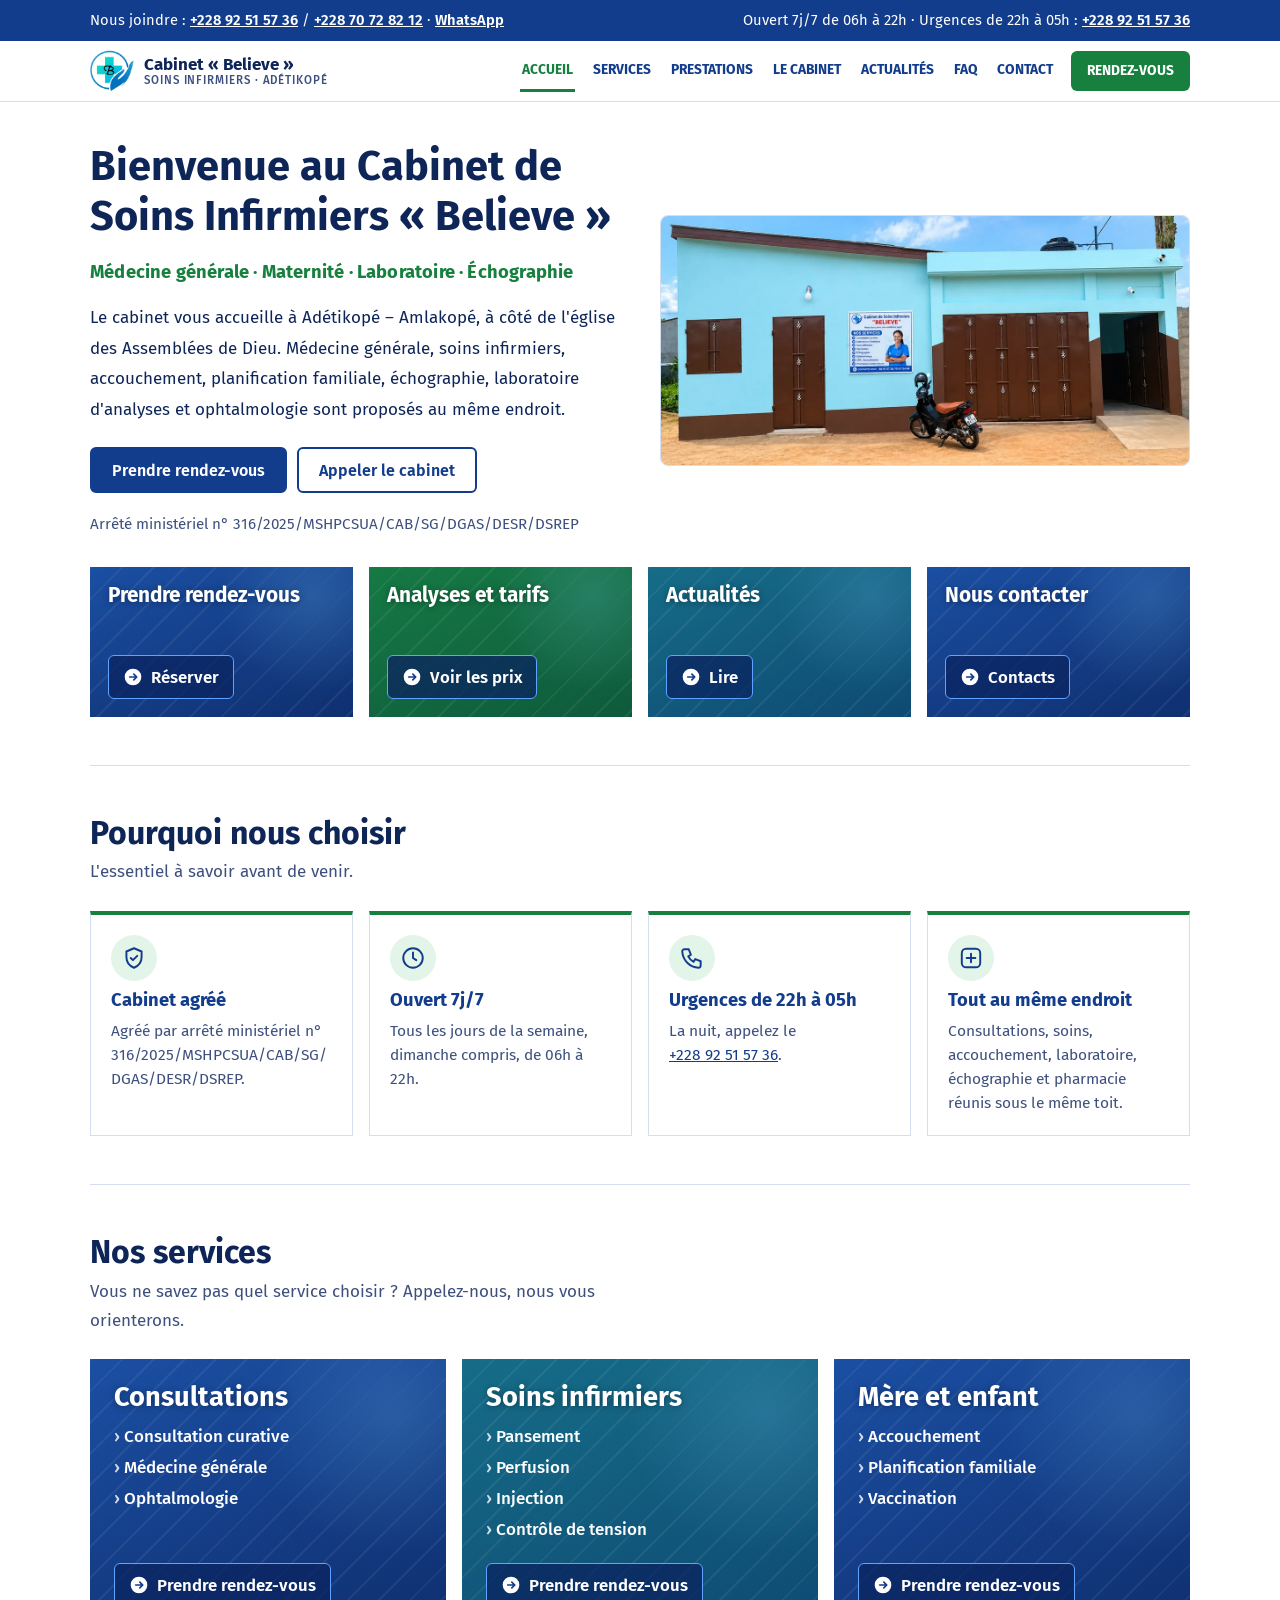
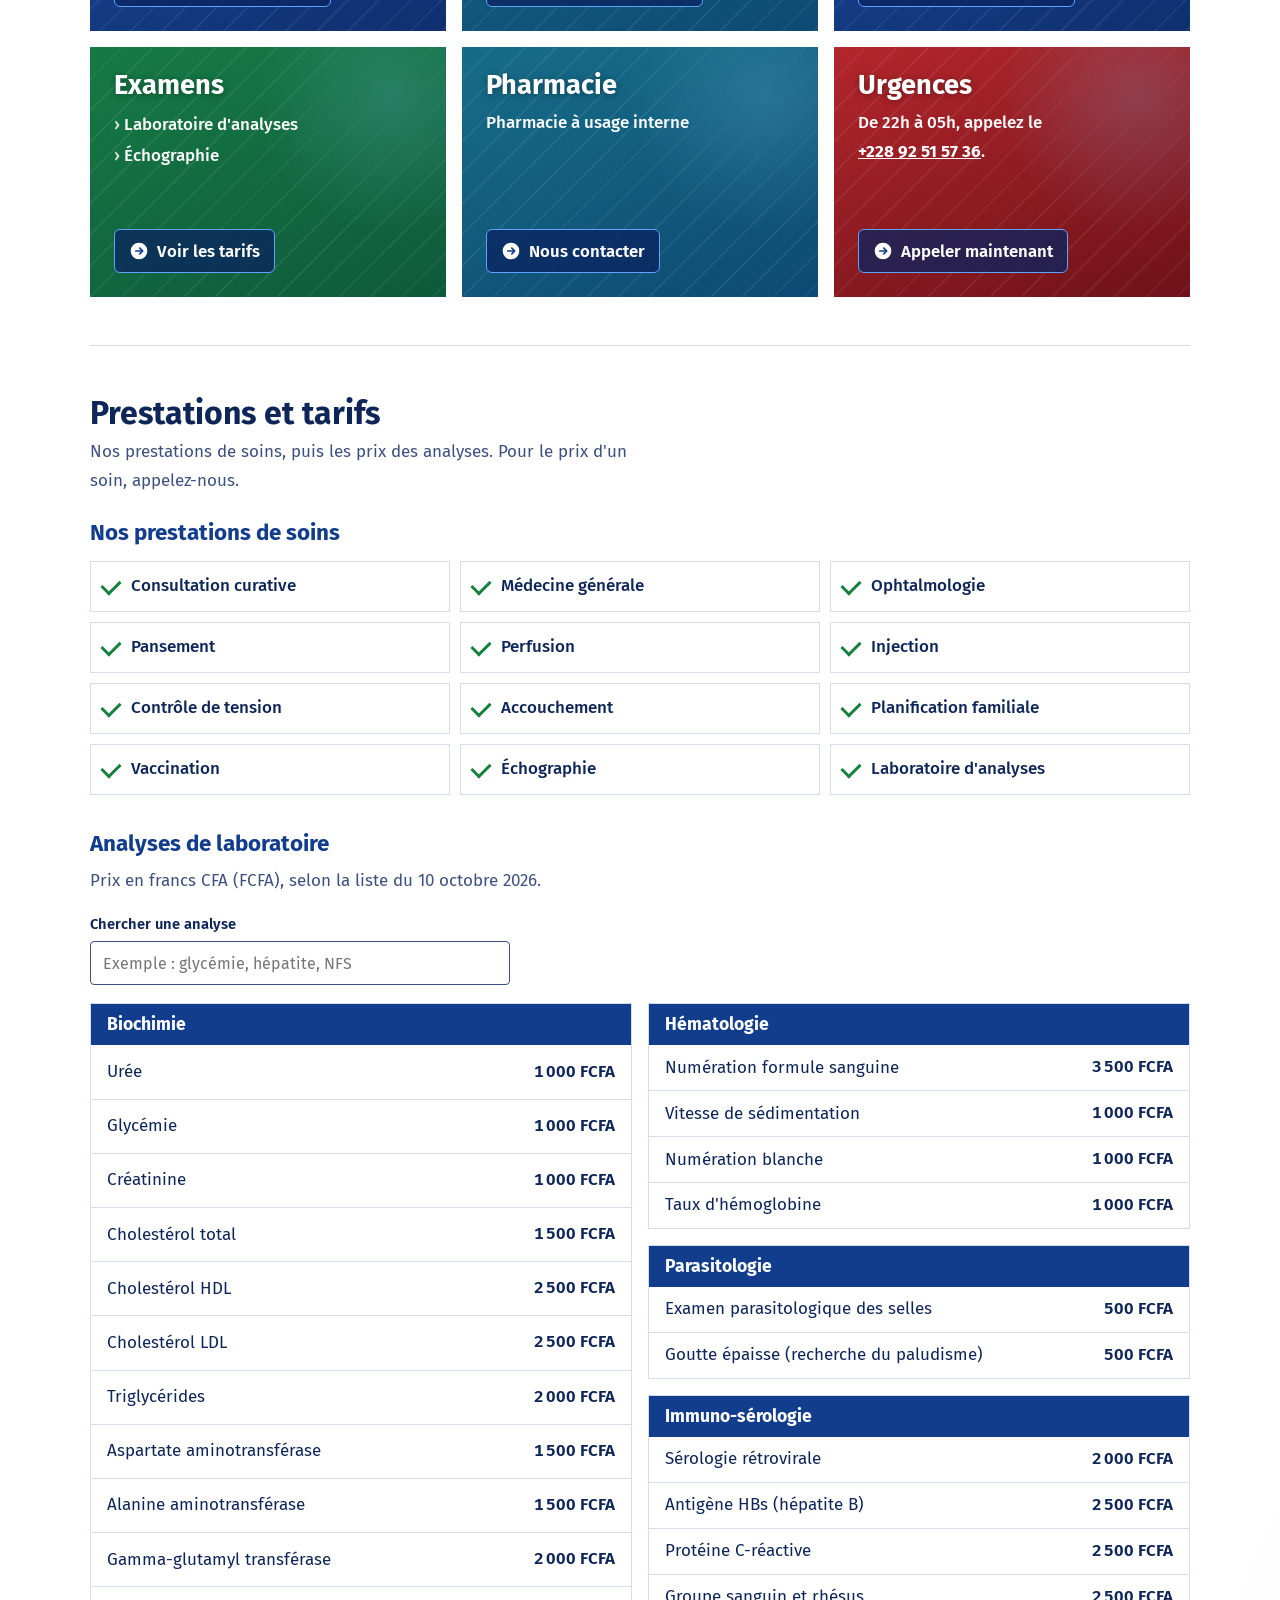
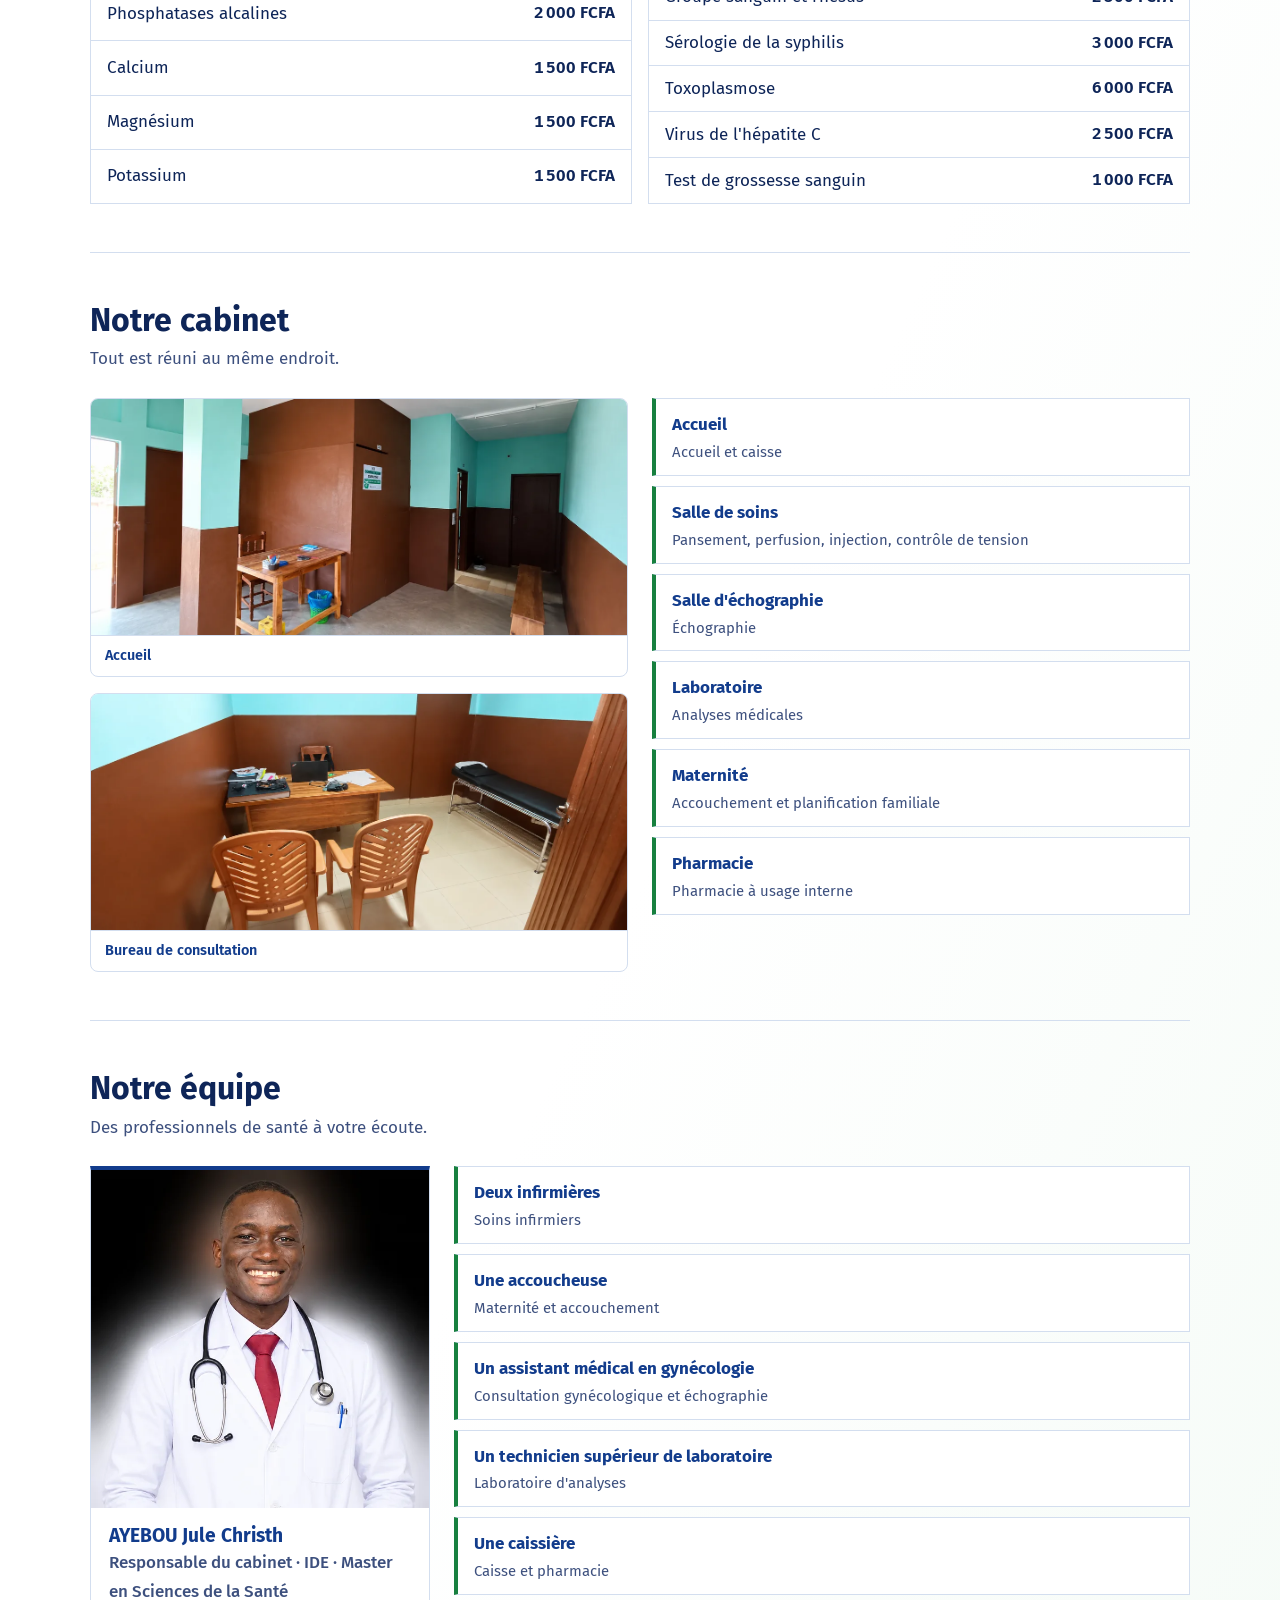
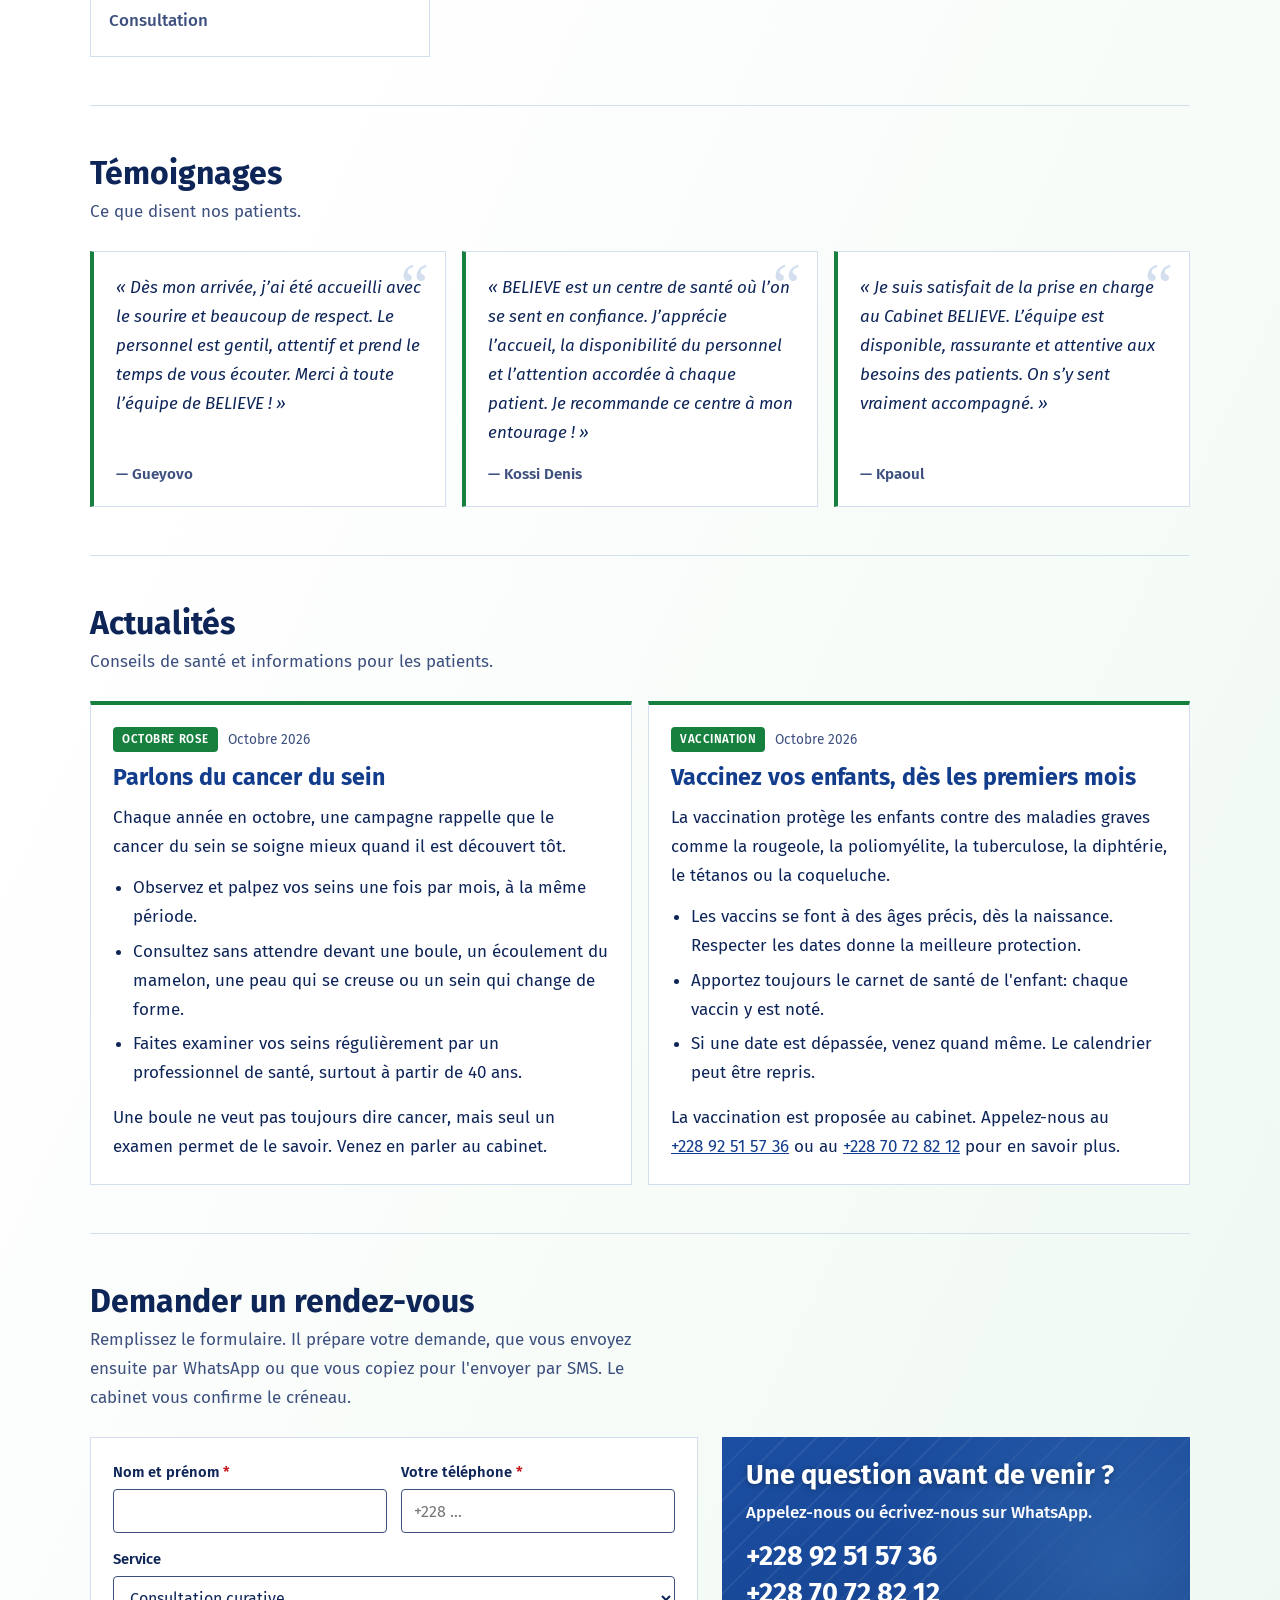
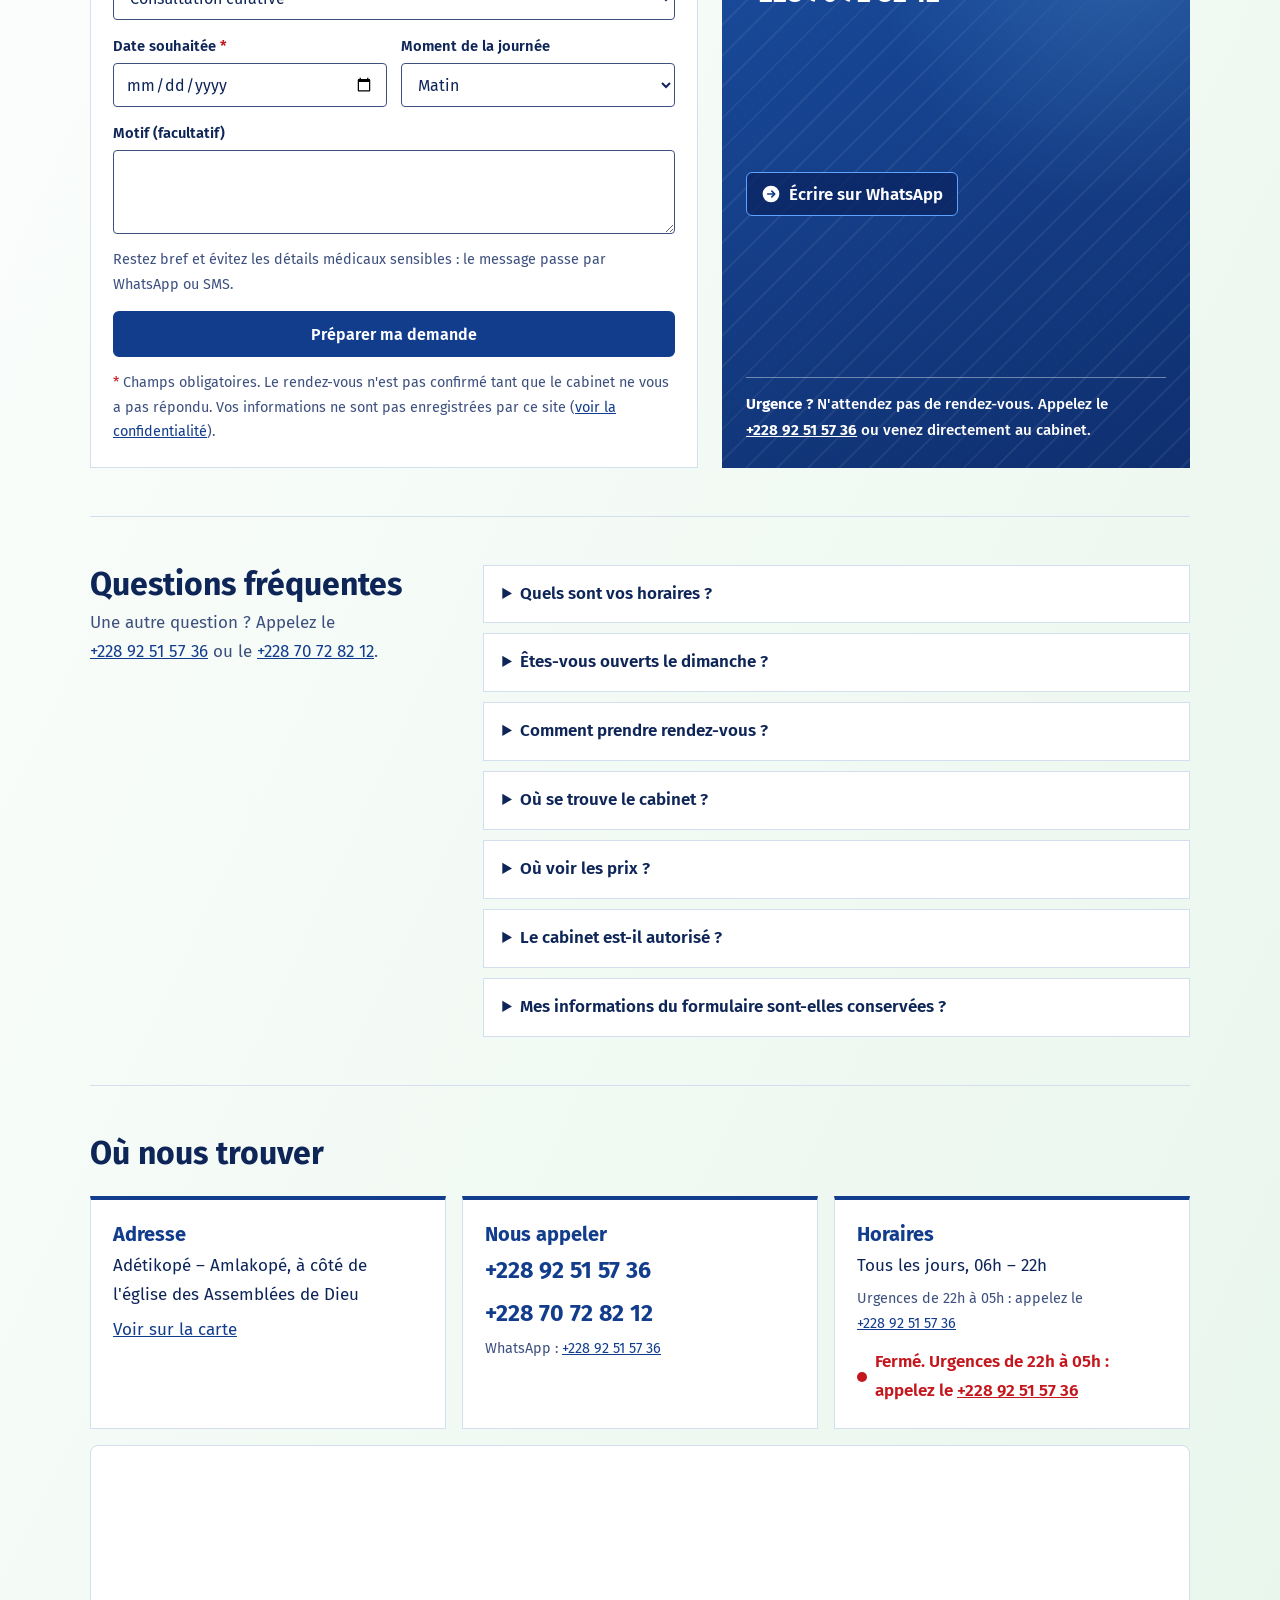
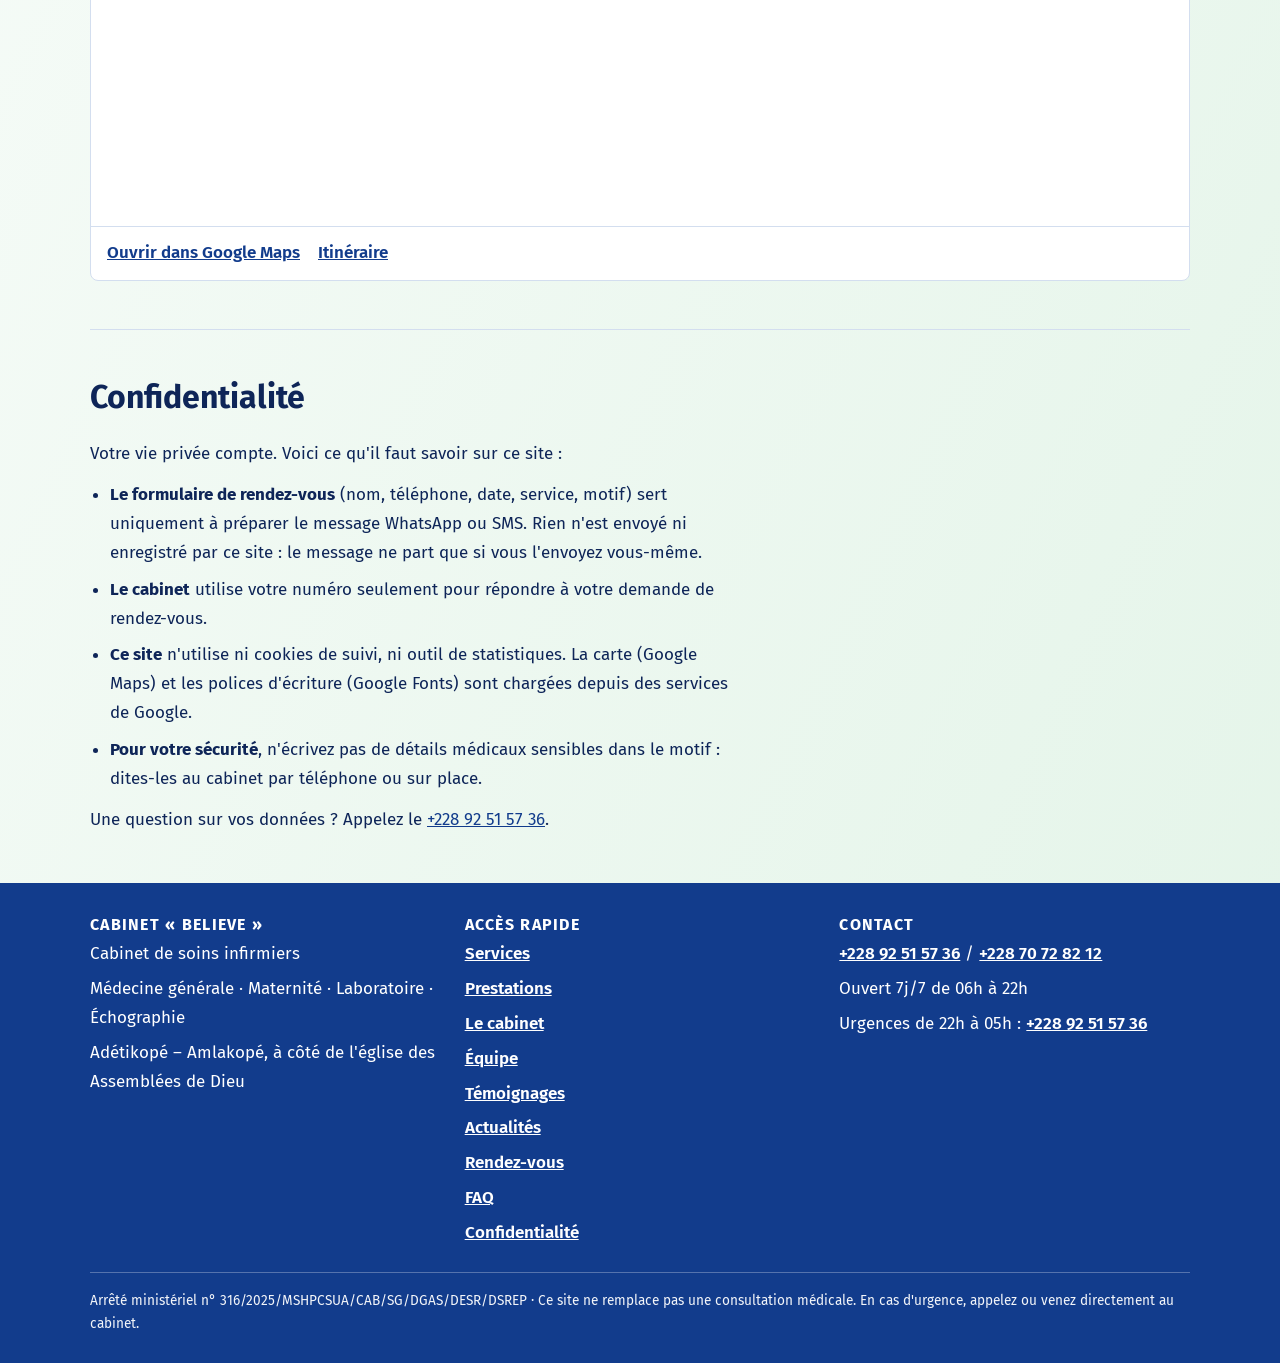
<file: index.html>
<!doctype html>
<html lang="fr">
<head>
<meta charset="utf-8">
<meta name="viewport" content="width=device-width, initial-scale=1, viewport-fit=cover">
<title>Cabinet Believe – Soins infirmiers, maternité, laboratoire à Adétikopé</title>
<meta name="description" content="Cabinet Believe à Adétikopé – Amlakopé (Togo) : médecine générale, maternité, laboratoire, échographie. Ouvert 7j/7 de 06h à 22h, urgences de 22h à 05h.">
<meta name="robots" content="index, follow, max-image-preview:large">
<link rel="canonical" href="https://cabinetbelieve.github.io/cabinet-believe/">
<meta name="theme-color" content="#123c8c" media="(prefers-color-scheme: light)">
<meta name="theme-color" content="#0b1430" media="(prefers-color-scheme: dark)">
<meta name="color-scheme" content="light dark">

<!-- Icônes -->
<link rel="icon" href="images/favicon.ico" sizes="any">
<link rel="icon" type="image/png" sizes="32x32" href="images/favicon-32.png">
<link rel="icon" type="image/png" sizes="192x192" href="images/icon-192.png">
<link rel="apple-touch-icon" href="images/apple-touch-icon.png">

<!-- Open Graph (Facebook, WhatsApp, LinkedIn…) -->
<meta property="og:type" content="website">
<meta property="og:locale" content="fr_FR">
<meta property="og:site_name" content="Cabinet de Soins Infirmiers « Believe »">
<meta property="og:title" content="Cabinet Believe – Soins infirmiers, maternité, laboratoire à Adétikopé">
<meta property="og:description" content="Médecine générale, maternité, laboratoire, échographie. Ouvert 7j/7 de 06h à 22h, urgences de 22h à 05h à Adétikopé – Amlakopé.">
<meta property="og:url" content="https://cabinetbelieve.github.io/cabinet-believe/">
<meta property="og:image" content="https://cabinetbelieve.github.io/cabinet-believe/images/og-image.jpg">
<meta property="og:image:width" content="1200">
<meta property="og:image:height" content="630">
<meta property="og:image:alt" content="Logo et nom du Cabinet de Soins Infirmiers Believe, Adétikopé – Amlakopé, Togo">

<!-- Twitter / X -->
<meta name="twitter:card" content="summary_large_image">
<meta name="twitter:title" content="Cabinet Believe – Soins infirmiers, maternité, laboratoire à Adétikopé">
<meta name="twitter:description" content="Médecine générale, maternité, laboratoire, échographie. Ouvert 7j/7 de 06h à 22h, urgences de 22h à 05h.">
<meta name="twitter:image" content="https://cabinetbelieve.github.io/cabinet-believe/images/og-image.jpg">
<meta name="twitter:image:alt" content="Logo et nom du Cabinet de Soins Infirmiers Believe">

<link rel="preconnect" href="https://fonts.googleapis.com">
<link rel="preconnect" href="https://fonts.gstatic.com" crossorigin>
<link rel="stylesheet" href="https://fonts.googleapis.com/css2?family=Fira+Sans:wght@400;500;600;700&display=swap">
<link rel="stylesheet" href="style.css">

<!-- Données structurées (Google) : MedicalClinic.
     À COMPLÉTER : remplacer "image" par la vraie photo de la façade (images/facade.webp). -->
<script type="application/ld+json">
{
  "@context": "https://schema.org",
  "@type": "MedicalClinic",
  "@id": "https://cabinetbelieve.github.io/cabinet-believe/#cabinet",
  "name": "Cabinet de Soins Infirmiers « Believe »",
  "alternateName": "Cabinet Believe",
  "description": "Cabinet de soins infirmiers à Adétikopé – Amlakopé (Togo) : médecine générale, maternité, laboratoire d'analyses, échographie, ophtalmologie et pharmacie à usage interne.",
  "url": "https://cabinetbelieve.github.io/cabinet-believe/",
  "logo": "https://cabinetbelieve.github.io/cabinet-believe/images/logo.png",
  "image": "https://cabinetbelieve.github.io/cabinet-believe/images/og-image.jpg",
  "telephone": ["+22892515736", "+22870728212"],
  "address": {
    "@type": "PostalAddress",
    "streetAddress": "Amlakopé, à côté de l'église des Assemblées de Dieu",
    "addressLocality": "Adétikopé",
    "addressCountry": "TG"
  },
  "openingHoursSpecification": [
    { "@type": "OpeningHoursSpecification", "dayOfWeek": ["Monday","Tuesday","Wednesday","Thursday","Friday","Saturday","Sunday"], "opens": "06:00", "closes": "22:00" }
  ],
  "contactPoint": [
    { "@type": "ContactPoint", "telephone": "+22892515736", "contactType": "emergency", "availableLanguage": "fr",
      "hoursAvailable": { "@type": "OpeningHoursSpecification", "dayOfWeek": ["Monday","Tuesday","Wednesday","Thursday","Friday","Saturday","Sunday"], "opens": "22:00", "closes": "05:00" } }
  ],
  "availableService": [
    { "@type": "MedicalProcedure", "name": "Consultation de médecine générale" },
    { "@type": "MedicalProcedure", "name": "Ophtalmologie" },
    { "@type": "MedicalProcedure", "name": "Soins infirmiers (pansement, perfusion, injection, contrôle de tension)" },
    { "@type": "MedicalProcedure", "name": "Accouchement" },
    { "@type": "MedicalProcedure", "name": "Planification familiale" },
    { "@type": "MedicalProcedure", "name": "Vaccination" },
    { "@type": "MedicalTest", "name": "Laboratoire d'analyses médicales" },
    { "@type": "MedicalTest", "name": "Échographie" }
  ]
}
</script>
</head>
<body>

<a class="skip" href="#contenu">Aller au contenu</a>

<!-- Icônes réutilisées -->
<svg width="0" height="0" style="position:absolute" aria-hidden="true" focusable="false">
  <symbol id="arr" viewBox="0 0 24 24"><circle cx="12" cy="12" r="10" fill="#fff"/><path d="M8 12h8M13 8.5l3.5 3.5-3.5 3.5" stroke="#123c8c" stroke-width="2" fill="none" stroke-linecap="round" stroke-linejoin="round"/></symbol>
  <symbol id="i-shield" viewBox="0 0 24 24"><path d="M12 3l7 3v5c0 5-3.5 8.5-7 10-3.5-1.5-7-5-7-10V6l7-3z M9 12l2 2 4-4" fill="none" stroke="currentColor" stroke-width="1.8" stroke-linecap="round" stroke-linejoin="round"/></symbol>
  <symbol id="i-clock" viewBox="0 0 24 24"><circle cx="12" cy="12" r="9" fill="none" stroke="currentColor" stroke-width="1.8"/><path d="M12 7v5l3 2" fill="none" stroke="currentColor" stroke-width="1.8" stroke-linecap="round" stroke-linejoin="round"/></symbol>
  <symbol id="i-phone" viewBox="0 0 24 24"><path d="M5 4h4l2 5-2.5 1.5a11 11 0 0 0 5 5L15 13l5 2v4a2 2 0 0 1-2 2A16 16 0 0 1 3 6a2 2 0 0 1 2-2z" fill="none" stroke="currentColor" stroke-width="1.8" stroke-linecap="round" stroke-linejoin="round"/></symbol>
  <symbol id="i-plus" viewBox="0 0 24 24"><rect x="3.5" y="3.5" width="17" height="17" rx="4" fill="none" stroke="currentColor" stroke-width="1.8"/><path d="M12 8v8M8 12h8" fill="none" stroke="currentColor" stroke-width="1.8" stroke-linecap="round"/></symbol>
  <symbol id="i-chat" viewBox="0 0 24 24"><path d="M12 3a9 9 0 0 0-7.7 13.6L3 21l4.5-1.2A9 9 0 1 0 12 3z" fill="none" stroke="currentColor" stroke-width="1.8" stroke-linejoin="round"/></symbol>
</svg>

<div class="topbar full"><div class="wrap">
  <span>Nous joindre : <a href="tel:+22892515736">+228 92 51 57 36</a> / <a href="tel:+22870728212">+228 70 72 82 12</a> · <a href="https://wa.me/22892515736" target="_blank" rel="noopener">WhatsApp</a></span>
  <span>Ouvert 7j/7 de 06h à 22h · Urgences de 22h à 05h : <a href="tel:+22892515736">+228 92 51 57 36</a></span>
</div></div>

<header class="top full">
  <div class="wrap bar">
    <a class="brand" href="#accueil"><img src="images/logo.png" width="44" height="44" alt="Logo Cabinet Believe" fetchpriority="high"><span>Cabinet « Believe »<small>Soins infirmiers · Adétikopé</small></span></a>
    <a class="m-cta" href="#rendez-vous">Rendez-vous</a>
    <button class="burger" id="burger" type="button" aria-controls="menu" aria-expanded="false" aria-label="Ouvrir le menu"><svg class="ic" viewBox="0 0 24 24" aria-hidden="true"><path d="M4 7h16M4 12h16M4 17h16" stroke="currentColor" stroke-width="2.2" stroke-linecap="round" fill="none"/></svg></button>
    <nav aria-label="Navigation principale" id="menu">
      <a href="#accueil" class="on">Accueil</a>
      <a href="#services">Services</a>
      <a href="#tarifs">Prestations</a>
      <a href="#cabinet">Le cabinet</a>
      <a href="#actualites">Actualités</a>
      <a href="#faq">FAQ</a>
      <a href="#contact">Contact</a>
      <a class="cta" href="#rendez-vous">Rendez-vous</a>
    </nav>
  </div>
</header>

<main class="wrap" id="contenu">

  <!-- ACCUEIL -->
  <div class="hero" id="accueil">
    <div class="intro">
      <h1>Bienvenue au Cabinet de Soins Infirmiers « Believe »</h1>
      <p class="tagline">Médecine générale · Maternité · Laboratoire · Échographie</p>
      <p>Le cabinet vous accueille à Adétikopé – Amlakopé, à côté de l'église des Assemblées de Dieu. Médecine générale, soins infirmiers, accouchement, planification familiale, échographie, laboratoire d'analyses et ophtalmologie sont proposés au même endroit.</p>
      <div class="hero-cta">
        <a class="btn" href="#rendez-vous">Prendre rendez-vous</a>
        <a class="btn alt" href="tel:+22892515736">Appeler le cabinet</a>
      </div>
      <p class="muted small" style="margin-top:18px">Arrêté ministériel n° 316/2025/MSHPCSUA/CAB/SG/DGAS/DESR/DSREP</p>
    </div>
    <figure class="hero-photo">
      <img src="images/facade.webp" width="1200" height="566" alt="Façade du Cabinet de Soins Infirmiers Believe à Adétikopé – Amlakopé" fetchpriority="high">
    </figure>
  </div>

  <div class="quick">
    <div class="tile small"><h3>Prendre rendez-vous</h3><a class="go" href="#rendez-vous"><svg class="ic" aria-hidden="true"><use href="#arr"/></svg>Réserver</a></div>
    <div class="tile small green"><h3>Analyses et tarifs</h3><a class="go" href="#analyses"><svg class="ic" aria-hidden="true"><use href="#arr"/></svg>Voir les prix</a></div>
    <div class="tile small teal"><h3>Actualités</h3><a class="go" href="#actualites"><svg class="ic" aria-hidden="true"><use href="#arr"/></svg>Lire</a></div>
    <div class="tile small"><h3>Nous contacter</h3><a class="go" href="#contact"><svg class="ic" aria-hidden="true"><use href="#arr"/></svg>Contacts</a></div>
  </div>

  <!-- POURQUOI NOUS CHOISIR -->
  <section id="pourquoi" aria-labelledby="t-pourquoi">
    <div class="sec-head">
      <h2 id="t-pourquoi">Pourquoi nous choisir</h2>
      <p>L'essentiel à savoir avant de venir.</p>
    </div>
    <div class="why">
      <div class="why-card"><span class="badge"><svg aria-hidden="true"><use href="#i-shield"/></svg></span><h3>Cabinet agréé</h3><p>Agréé par arrêté ministériel n° 316/2025/MSHPCSUA/CAB/SG/DGAS/DESR/DSREP.</p></div>
      <div class="why-card"><span class="badge"><svg aria-hidden="true"><use href="#i-clock"/></svg></span><h3>Ouvert 7j/7</h3><p>Tous les jours de la semaine, dimanche compris, de 06h à 22h.</p></div>
      <div class="why-card"><span class="badge"><svg aria-hidden="true"><use href="#i-phone"/></svg></span><h3>Urgences de 22h à 05h</h3><p>La nuit, appelez le <a href="tel:+22892515736">+228 92 51 57 36</a>.</p></div>
      <div class="why-card"><span class="badge"><svg aria-hidden="true"><use href="#i-plus"/></svg></span><h3>Tout au même endroit</h3><p>Consultations, soins, accouchement, laboratoire, échographie et pharmacie réunis sous le même toit.</p></div>
    </div>
  </section>

  <!-- SERVICES -->
  <section id="services" aria-labelledby="t-services">
    <div class="sec-head">
      <h2 id="t-services">Nos services</h2>
      <p>Vous ne savez pas quel service choisir ? Appelez-nous, nous vous orienterons.</p>
    </div>
    <div class="tiles">
      <div class="tile"><div><h3>Consultations</h3><ul><li>Consultation curative</li><li>Médecine générale</li><li>Ophtalmologie</li></ul></div><a class="go" href="#rendez-vous"><svg class="ic" aria-hidden="true"><use href="#arr"/></svg>Prendre rendez-vous</a></div>
      <div class="tile teal"><div><h3>Soins infirmiers</h3><ul><li>Pansement</li><li>Perfusion</li><li>Injection</li><li>Contrôle de tension</li></ul></div><a class="go" href="#rendez-vous"><svg class="ic" aria-hidden="true"><use href="#arr"/></svg>Prendre rendez-vous</a></div>
      <div class="tile"><div><h3>Mère et enfant</h3><ul><li>Accouchement</li><li>Planification familiale</li><li>Vaccination</li></ul></div><a class="go" href="#rendez-vous"><svg class="ic" aria-hidden="true"><use href="#arr"/></svg>Prendre rendez-vous</a></div>
      <div class="tile green"><div><h3>Examens</h3><ul><li>Laboratoire d'analyses</li><li>Échographie</li></ul></div><a class="go" href="#analyses"><svg class="ic" aria-hidden="true"><use href="#arr"/></svg>Voir les tarifs</a></div>
      <div class="tile teal"><div><h3>Pharmacie</h3><p>Pharmacie à usage interne</p></div><a class="go" href="#contact"><svg class="ic" aria-hidden="true"><use href="#arr"/></svg>Nous contacter</a></div>
      <div class="tile red"><div><h3>Urgences</h3><p>De 22h à 05h, appelez le <a href="tel:+22892515736">+228 92 51 57 36</a>.</p></div><a class="go" href="tel:+22892515736"><svg class="ic" aria-hidden="true"><use href="#arr"/></svg>Appeler maintenant</a></div>
    </div>
  </section>

  <!-- TARIFS -->
  <section id="tarifs" aria-labelledby="t-tarifs">
    <div class="sec-head">
      <h2 id="t-tarifs">Prestations et tarifs</h2>
      <p>Nos prestations de soins, puis les prix des analyses. Pour le prix d'un soin, appelez-nous.</p>
    </div>

    <h3 class="sub" id="soins">Nos prestations de soins</h3>
    <ul class="checklist">
      <li>Consultation curative</li>
      <li>Médecine générale</li>
      <li>Ophtalmologie</li>
      <li>Pansement</li>
      <li>Perfusion</li>
      <li>Injection</li>
      <li>Contrôle de tension</li>
      <li>Accouchement</li>
      <li>Planification familiale</li>
      <li>Vaccination</li>
      <li>Échographie</li>
      <li>Laboratoire d'analyses</li>
    </ul>

    <h3 class="sub" id="analyses">Analyses de laboratoire</h3>
    <p class="muted" style="margin:-4px 0 16px">Prix en francs CFA (FCFA), selon la liste du 10 octobre 2026.</p>
    <div class="tools">
      <label for="q">Chercher une analyse<input id="q" type="search" placeholder="Exemple : glycémie, hépatite, NFS" autocomplete="off"></label>
    </div>
    <div class="groups" id="groups"></div>
    <p class="note" id="none" hidden>Aucune analyse ne correspond à cette recherche. Appelez-nous pour vérifier si nous la réalisons.</p>
    <noscript><p class="note">Activez JavaScript pour afficher la liste des analyses, ou appelez-nous au <a href="tel:+22892515736">+228 92 51 57 36</a>.</p></noscript>
  </section>

  <!-- NOTRE CABINET -->
  <section id="cabinet" aria-labelledby="t-cabinet">
    <div class="sec-head">
      <h2 id="t-cabinet">Notre cabinet</h2>
      <p>Tout est réuni au même endroit.</p>
    </div>
    <div class="premises">
      <div class="premises-photos">
        <figure class="premises-photo">
          <img src="images/accueil.webp" width="1200" height="527" loading="lazy" alt="Espace d'accueil du Cabinet de Soins Infirmiers Believe">
          <figcaption>Accueil</figcaption>
        </figure>
        <figure class="premises-photo">
          <img src="images/consultation.webp" width="1200" height="527" loading="lazy" alt="Bureau de consultation : bureau, deux fauteuils pour les patients et table d'examen">
          <figcaption>Bureau de consultation</figcaption>
        </figure>
      </div>
      <ul class="spaces">
        <li><strong>Accueil</strong><span>Accueil et caisse</span></li>
        <li><strong>Salle de soins</strong><span>Pansement, perfusion, injection, contrôle de tension</span></li>
        <li><strong>Salle d'échographie</strong><span>Échographie</span></li>
        <li><strong>Laboratoire</strong><span>Analyses médicales</span></li>
        <li><strong>Maternité</strong><span>Accouchement et planification familiale</span></li>
        <li><strong>Pharmacie</strong><span>Pharmacie à usage interne</span></li>
      </ul>
    </div>
  </section>

  <!-- NOTRE ÉQUIPE -->
  <section id="equipe" aria-labelledby="t-equipe">
    <div class="sec-head">
      <h2 id="t-equipe">Notre équipe</h2>
      <p>Des professionnels de santé à votre écoute.</p>
    </div>
    <!-- Pour afficher le nom d'un membre du personnel, ajouter-le dans la balise <span> correspondante. -->
    <div class="teamwrap">
      <article class="member">
        <img src="images/responsable.webp" width="600" height="600" loading="lazy" alt="Portrait de AYEBOU Jule Christh, responsable du cabinet">
        <div class="body"><h3>AYEBOU Jule Christh</h3><p>Responsable du cabinet · IDE · Master en Sciences de la Santé<br>Consultation</p></div>
      </article>
      <ul class="spaces staff">
        <li><strong>Deux infirmières</strong><span>Soins infirmiers</span></li>
        <li><strong>Une accoucheuse</strong><span>Maternité et accouchement</span></li>
        <li><strong>Un assistant médical en gynécologie</strong><span>Consultation gynécologique et échographie</span></li>
        <li><strong>Un technicien supérieur de laboratoire</strong><span>Laboratoire d'analyses</span></li>
        <li><strong>Une caissière</strong><span>Caisse et pharmacie</span></li>
      </ul>
    </div>
  </section>

  <!-- TÉMOIGNAGES -->
  <section id="temoignages" aria-labelledby="t-temoignages">
    <div class="sec-head">
      <h2 id="t-temoignages">Témoignages</h2>
      <p>Ce que disent nos patients.</p>
    </div>
    <div class="quotes">
      <blockquote class="quote"><p>« Dès mon arrivée, j’ai été accueilli avec le sourire et beaucoup de respect. Le personnel est gentil, attentif et prend le temps de vous écouter. Merci à toute l’équipe de BELIEVE ! »</p><footer>— <cite>Gueyovo</cite></footer></blockquote>
      <blockquote class="quote"><p>« BELIEVE est un centre de santé où l’on se sent en confiance. J’apprécie l’accueil, la disponibilité du personnel et l’attention accordée à chaque patient. Je recommande ce centre à mon entourage ! »</p><footer>— <cite>Kossi Denis</cite></footer></blockquote>
      <blockquote class="quote"><p>« Je suis satisfait de la prise en charge au Cabinet BELIEVE. L’équipe est disponible, rassurante et attentive aux besoins des patients. On s’y sent vraiment accompagné. »</p><footer>— <cite>Kpaoul</cite></footer></blockquote>
    </div>
  </section>

  <!-- ACTUALITÉS -->
  <section id="actualites" aria-labelledby="t-actualites">
    <div class="sec-head">
      <h2 id="t-actualites">Actualités</h2>
      <p>Conseils de santé et informations pour les patients.</p>
    </div>
    <div class="news" id="news"></div>
    <noscript><p class="note">Activez JavaScript pour lire les actualités.</p></noscript>
  </section>

  <!-- RENDEZ-VOUS -->
  <section id="rendez-vous" aria-labelledby="t-rdv">
    <div class="sec-head">
      <h2 id="t-rdv">Demander un rendez-vous</h2>
      <p>Remplissez le formulaire. Il prépare votre demande, que vous envoyez ensuite par WhatsApp ou que vous copiez pour l'envoyer par SMS. Le cabinet vous confirme le créneau.</p>
    </div>
    <div class="split">
      <form id="rdv" novalidate>
        <div class="row">
          <label for="f-nom"><span>Nom et prénom <span class="req" aria-hidden="true">*</span></span><input id="f-nom" name="nom" autocomplete="name" required aria-required="true" aria-describedby="err"></label>
          <label for="f-tel"><span>Votre téléphone <span class="req" aria-hidden="true">*</span></span><input id="f-tel" name="tel" type="tel" inputmode="tel" autocomplete="tel" placeholder="+228 …" required aria-required="true" aria-describedby="err"></label>
        </div>
        <label for="f-service">Service
          <select id="f-service" name="service">
            <option>Consultation curative</option>
            <option>Médecine générale</option>
            <option>Ophtalmologie</option>
            <option>Soins infirmiers (pansement, perfusion, injection, tension)</option>
            <option>Accouchement</option>
            <option>Planification familiale</option>
            <option>Vaccination</option>
            <option>Laboratoire d'analyses</option>
            <option>Échographie</option>
          </select>
        </label>
        <div class="row">
          <label for="f-date"><span>Date souhaitée <span class="req" aria-hidden="true">*</span></span><input id="f-date" name="date" type="date" required aria-required="true" aria-describedby="err"></label>
          <label for="f-creneau">Moment de la journée
            <select id="f-creneau" name="creneau"><option>Matin</option><option>Après-midi</option><option>Soir</option></select>
          </label>
        </div>
        <label for="f-motif">Motif (facultatif)<textarea id="f-motif" name="motif" aria-describedby="motif-note"></textarea></label>
        <p class="note" id="motif-note">Restez bref et évitez les détails médicaux sensibles : le message passe par WhatsApp ou SMS.</p>
        <p id="err" class="err" role="alert" hidden></p>
        <button class="btn" type="submit">Préparer ma demande</button>
        <p class="note"><span class="req" aria-hidden="true">*</span> Champs obligatoires. Le rendez-vous n'est pas confirmé tant que le cabinet ne vous a pas répondu. Vos informations ne sont pas enregistrées par ce site (<a href="#confidentialite">voir la confidentialité</a>).</p>
        <div class="result" id="result" hidden>
          <p><strong>Votre demande n'est pas encore envoyée.</strong> Envoyez-la par WhatsApp ou copiez-la.</p>
          <pre id="msg"></pre>
          <div class="acts">
            <a class="btn wa" id="wa" href="#" target="_blank" rel="noopener">Ouvrir WhatsApp</a>
            <button class="btn alt" type="button" id="copy">Copier le message</button>
          </div>
          <p class="note" id="copied" role="status" hidden></p>
        </div>
      </form>
      <aside class="tile aside" aria-label="Joindre le cabinet">
        <div>
          <h3>Une question avant de venir ?</h3>
          <p>Appelez-nous ou écrivez-nous sur WhatsApp.</p>
          <div class="nums"><a href="tel:+22892515736">+228 92 51 57 36</a><a href="tel:+22870728212">+228 70 72 82 12</a></div>
        </div>
        <a class="go" href="https://wa.me/22892515736" target="_blank" rel="noopener"><svg class="ic" aria-hidden="true"><use href="#arr"/></svg>Écrire sur WhatsApp</a>
        <p class="urg"><strong>Urgence ?</strong> N'attendez pas de rendez-vous. Appelez le <a href="tel:+22892515736">+228 92 51 57 36</a> ou venez directement au cabinet.</p>
      </aside>
    </div>
  </section>

  <!-- FAQ -->
  <section id="faq" aria-labelledby="t-faq">
    <div class="faqwrap">
      <div class="sec-head">
        <h2 id="t-faq">Questions fréquentes</h2>
        <p>Une autre question ? Appelez le <a href="tel:+22892515736">+228 92 51 57 36</a> ou le <a href="tel:+22870728212">+228 70 72 82 12</a>.</p>
      </div>
      <div class="faq">
        <details><summary>Quels sont vos horaires ?</summary><p>Le cabinet est ouvert 7j/7, de 06h à 22h. De 22h à 05h, appelez le <a href="tel:+22892515736">+228 92 51 57 36</a> pour une urgence.</p></details>
        <details><summary>Êtes-vous ouverts le dimanche ?</summary><p>Oui. Le cabinet est ouvert 7j/7, dimanche compris, de 06h à 22h.</p></details>
        <details><summary>Comment prendre rendez-vous ?</summary><p>Remplissez le formulaire de la page, puis envoyez la demande par WhatsApp au <a href="tel:+22892515736">+228 92 51 57 36</a>. Vous pouvez aussi nous appeler au <a href="tel:+22892515736">+228 92 51 57 36</a> ou au <a href="tel:+22870728212">+228 70 72 82 12</a>. Le rendez-vous est confirmé quand le cabinet vous répond.</p></details>
        <details><summary>Où se trouve le cabinet ?</summary><p>À Adétikopé – Amlakopé, à côté de l'église des Assemblées de Dieu. Une carte est disponible dans la section « Où nous trouver ».</p></details>
        <details><summary>Où voir les prix ?</summary><p>La liste complète des analyses, avec leurs prix, est dans la section « Prestations et tarifs ». Pour le prix d'un soin, appelez-nous.</p></details>
        <details><summary>Le cabinet est-il autorisé ?</summary><p>Oui. Il fonctionne avec l'arrêté ministériel n° 316/2025/MSHPCSUA/CAB/SG/DGAS/DESR/DSREP.</p></details>
        <details><summary>Mes informations du formulaire sont-elles conservées ?</summary><p>Non. Elles servent uniquement à préparer votre message WhatsApp ou SMS et ne sont pas enregistrées par ce site. Voir la section « Confidentialité ».</p></details>
      </div>
    </div>
  </section>

  <!-- CONTACT -->
  <section id="contact" aria-labelledby="t-contact">
    <div class="sec-head"><h2 id="t-contact">Où nous trouver</h2></div>
    <div class="cols">
      <div class="ccard"><h3>Adresse</h3><p>Adétikopé – Amlakopé, à côté de l'église des Assemblées de Dieu</p><p><a href="https://maps.app.goo.gl/73dt8H45nsFfy8FP9" target="_blank" rel="noopener">Voir sur la carte</a></p></div>
      <div class="ccard"><h3>Nous appeler</h3><p class="big"><a href="tel:+22892515736">+228 92 51 57 36</a></p><p class="big"><a href="tel:+22870728212">+228 70 72 82 12</a></p><p class="note">WhatsApp : <a href="https://wa.me/22892515736" target="_blank" rel="noopener">+228 92 51 57 36</a></p></div>
      <div class="ccard"><h3>Horaires</h3><p>Tous les jours, 06h – 22h</p><p class="note">Urgences de 22h à 05h : appelez le <a href="tel:+22892515736">+228 92 51 57 36</a></p><p class="status" id="status" data-open="unknown"><span class="dot" aria-hidden="true"></span><span id="status-text">Horaires : 06h – 22h</span></p></div>
    </div>
    <div class="mapbox">
      <iframe title="Carte : Cabinet Believe, Adétikopé – Amlakopé" src="https://www.google.com/maps?q=Cabinet%20de%20soins%20infirmiers%20%22BELIEVE%22%2C%20Ad%C3%A9tikop%C3%A9%2C%20Lom%C3%A9%2C%20Togo&amp;hl=fr&amp;output=embed" width="1100" height="380" loading="lazy" referrerpolicy="no-referrer-when-downgrade" allowfullscreen></iframe>
      <div class="maplinks">
        <a href="https://maps.app.goo.gl/73dt8H45nsFfy8FP9" target="_blank" rel="noopener">Ouvrir dans Google Maps</a>
        <a href="https://www.google.com/maps/dir/?api=1&amp;destination=Cabinet+de+soins+infirmiers+BELIEVE+Ad%C3%A9tikop%C3%A9+Lom%C3%A9+Togo" target="_blank" rel="noopener">Itinéraire</a>
      </div>
    </div>
  </section>

  <!-- CONFIDENTIALITÉ -->
  <section id="confidentialite" aria-labelledby="t-conf">
    <div class="sec-head"><h2 id="t-conf">Confidentialité</h2></div>
    <div class="privacy">
      <p>Votre vie privée compte. Voici ce qu'il faut savoir sur ce site :</p>
      <ul>
        <li><strong>Le formulaire de rendez-vous</strong> (nom, téléphone, date, service, motif) sert uniquement à préparer le message WhatsApp ou SMS. Rien n'est envoyé ni enregistré par ce site : le message ne part que si vous l'envoyez vous-même.</li>
        <li><strong>Le cabinet</strong> utilise votre numéro seulement pour répondre à votre demande de rendez-vous.</li>
        <li><strong>Ce site</strong> n'utilise ni cookies de suivi, ni outil de statistiques. La carte (Google Maps) et les polices d'écriture (Google Fonts) sont chargées depuis des services de Google.</li>
        <li><strong>Pour votre sécurité</strong>, n'écrivez pas de détails médicaux sensibles dans le motif : dites-les au cabinet par téléphone ou sur place.</li>
      </ul>
      <p>Une question sur vos données ? Appelez le <a href="tel:+22892515736">+228 92 51 57 36</a>.</p>
    </div>
  </section>
</main>

<footer class="site full">
  <div class="wrap">
    <div class="fgrid">
      <div><h3>Cabinet « Believe »</h3><p>Cabinet de soins infirmiers</p><p>Médecine générale · Maternité · Laboratoire · Échographie</p><p>Adétikopé – Amlakopé, à côté de l'église des Assemblées de Dieu</p></div>
      <div><h3>Accès rapide</h3><a href="#services">Services</a><a href="#tarifs">Prestations</a><a href="#cabinet">Le cabinet</a><a href="#equipe">Équipe</a><a href="#temoignages">Témoignages</a><a href="#actualites">Actualités</a><a href="#rendez-vous">Rendez-vous</a><a href="#faq">FAQ</a><a href="#confidentialite">Confidentialité</a></div>
      <div><h3>Contact</h3><p><a href="tel:+22892515736">+228 92 51 57 36</a> / <a href="tel:+22870728212">+228 70 72 82 12</a></p><p>Ouvert 7j/7 de 06h à 22h</p><p>Urgences de 22h à 05h : <a href="tel:+22892515736">+228 92 51 57 36</a></p></div>
    </div>
    <p class="small">Arrêté ministériel n° 316/2025/MSHPCSUA/CAB/SG/DGAS/DESR/DSREP · Ce site ne remplace pas une consultation médicale. En cas d'urgence, appelez ou venez directement au cabinet.</p>
  </div>
</footer>

<!-- Barre d'appel fixe, visible sur téléphone -->
<div class="callbar" role="group" aria-label="Contact rapide">
  <a class="cb-call" href="tel:+22892515736"><svg class="ic" aria-hidden="true"><use href="#i-phone"/></svg>Appeler</a>
  <a class="cb-wa" href="https://wa.me/22892515736" target="_blank" rel="noopener"><svg class="ic" aria-hidden="true"><use href="#i-chat"/></svg>WhatsApp</a>
</div>

<script src="script.js" defer></script>
</body>
</html>
</file>
<file: style.css>
/* ==========================================================================
   Cabinet de Soins Infirmiers « Believe » – feuille de style
   Palette : bleu (#123c8c) et vert (#17803f), mode sombre automatique.
   Sections : base · barre d'infos · menu · cartes · accueil · sections ·
   prestations · analyses · locaux · équipe · témoignages · actualités · rendez-vous ·
   FAQ · contact · confidentialité · pied de page · barre d'appel mobile ·
   mode édition · responsive.
   ========================================================================== */

:root {
  --bg: #ffffff;
  --tint: #e3f4e8;
  --surface: #ffffff;
  --fg: #0e2558;
  --muted: #3d507e;
  --primary: #123c8c;
  --primary-fg: #ffffff;
  --green: #17803f;          /* 5:1 sur blanc (AA) */
  --green-fg: #ffffff;
  --red: #c4161c;
  --line: #d3deef;
  --todo: rgba(255, 196, 0, 0.28);
  --font: "Fira Sans", "Segoe UI", system-ui, -apple-system, Roboto, sans-serif;
}
@media (prefers-color-scheme: dark) {
  :root:not([data-theme="light"]) {
    --bg: #0b1430; --tint: #0e2b27; --surface: #131f42; --fg: #e6edfb; --muted: #a3b3d6;
    --primary: #8db0f7; --primary-fg: #0a1636; --green: #4fd183; --green-fg: #06210f;
    --red: #ff7b7f; --line: #26376a; --todo: rgba(255, 196, 0, 0.22);
    color-scheme: dark;
  }
}
:root[data-theme="dark"] {
  --bg: #0b1430; --tint: #0e2b27; --surface: #131f42; --fg: #e6edfb; --muted: #a3b3d6;
  --primary: #8db0f7; --primary-fg: #0a1636; --green: #4fd183; --green-fg: #06210f;
  --red: #ff7b7f; --line: #26376a; --todo: rgba(255, 196, 0, 0.22);
  color-scheme: dark;
}

/* ---------- Base ---------- */
* { box-sizing: border-box; }
[hidden] { display: none !important; }
html { scroll-behavior: smooth; -webkit-text-size-adjust: 100%; }
@media (prefers-reduced-motion: reduce) { html { scroll-behavior: auto; } }
body {
  margin: 0;
  background-color: var(--bg);
  background-image: linear-gradient(115deg, transparent 45%, var(--tint) 100%);
  color: var(--fg);
  font-family: var(--font); font-size: 17px; line-height: 1.7;
  padding-left: max(16px, env(safe-area-inset-left, 0px));
  padding-right: max(16px, env(safe-area-inset-right, 0px));
  overflow-wrap: break-word;
}
h1, h2, h3 { font-family: var(--font); line-height: 1.2; margin: 0; text-wrap: balance; }
h1 { font-size: clamp(1.7rem, 5vw, 2.6rem); font-weight: 700; }
h2 { font-size: clamp(1.45rem, 4vw, 2rem); font-weight: 700; }
h3 { font-size: 1.25rem; font-weight: 700; }
p { margin: 0; }
a { color: var(--primary); }
img { max-width: 100%; height: auto; display: block; }
:focus-visible { outline: 3px solid var(--green); outline-offset: 2px; }
.tile :focus-visible, .topbar :focus-visible, footer :focus-visible, .callbar :focus-visible { outline-color: #fff; }
.wrap { max-width: 1100px; margin: 0 auto; }
.full { margin-inline: calc(-1 * max(16px, env(safe-area-inset-left, 0px))); padding-inline: max(16px, env(safe-area-inset-left, 0px)); }
.muted { color: var(--muted); }
.small { font-size: 0.95rem; }
.ic { width: 20px; height: 20px; flex: none; }
a[href^="tel:"] { white-space: nowrap; }
.sr-only { position: absolute; width: 1px; height: 1px; margin: -1px; padding: 0; overflow: hidden; clip: rect(0 0 0 0); white-space: nowrap; border: 0; }
.skip { position: absolute; left: 8px; top: -60px; z-index: 20; background: var(--primary); color: var(--primary-fg); padding: 10px 16px; border-radius: 6px; font-weight: 700; text-decoration: none; }
.skip:focus { top: 8px; }

/* ---------- Barre d'infos ---------- */
.topbar { background: var(--primary); color: var(--primary-fg); font-size: 0.92rem; }
.topbar .wrap { display: flex; flex-wrap: wrap; gap: 2px 24px; justify-content: space-between; padding-block: 8px; }
.topbar span { overflow-wrap: anywhere; }
.topbar a { color: inherit; font-weight: 600; }

/* ---------- Menu ---------- */
header.top { position: sticky; top: env(safe-area-inset-top, 0px); z-index: 5; background: color-mix(in srgb, var(--bg) 94%, transparent); backdrop-filter: blur(6px); border-bottom: 1px solid var(--line); }
.bar { display: flex; align-items: center; justify-content: space-between; gap: 8px 20px; padding-block: 8px; }
.brand { display: flex; align-items: center; gap: 10px; text-decoration: none; color: var(--fg); font-weight: 700; line-height: 1.15; min-width: 0; }
.brand img { width: 44px; height: 44px; background: #fff; border-radius: 6px; flex: none; }
.brand small { display: block; font-weight: 500; font-size: 0.72rem; letter-spacing: 0.08em; text-transform: uppercase; color: var(--muted); }
nav { display: flex; gap: 2px 16px; align-items: center; }
nav a { color: var(--primary); text-decoration: none; text-transform: uppercase; font-weight: 700; font-size: 0.86rem; padding: 8px 2px; border-bottom: 3px solid transparent; white-space: nowrap; }
nav a:hover, nav a.on { color: var(--green); border-bottom-color: var(--green); }
nav a.cta { background: var(--green); color: var(--green-fg); padding: 8px 16px; border-radius: 6px; border-bottom: 0; }
nav a.cta:hover { filter: brightness(1.08); color: var(--green-fg); }
.burger { display: none; width: 44px; height: 44px; align-items: center; justify-content: center; background: transparent; border: 2px solid var(--primary); color: var(--primary); border-radius: 6px; cursor: pointer; flex: none; }
.m-cta { display: none; background: var(--green); color: var(--green-fg); text-decoration: none; font-weight: 700; font-size: 0.85rem; text-transform: uppercase; padding: 11px 14px; border-radius: 6px; white-space: nowrap; flex: none; }

/* ---------- Cartes colorées ---------- */
.tile { position: relative; overflow: hidden; color: #fff; display: flex; flex-direction: column; justify-content: space-between; gap: 18px; padding: 24px; min-height: 250px; min-width: 0;
  background: linear-gradient(160deg, #1b4fa3 0%, #0f2f6f 100%); }
.tile::before { content: ""; position: absolute; inset: 0; opacity: 0.18; pointer-events: none;
  background: radial-gradient(circle at 85% 20%, #7fd3ff 0, transparent 38%), repeating-linear-gradient(135deg, rgba(255,255,255,0.35) 0 2px, transparent 2px 22px); }
.tile > * { position: relative; }
.tile.green { background: linear-gradient(160deg, #167a44 0%, #0e5a3c 100%); }
.tile.teal { background: linear-gradient(160deg, #166d88 0%, #0e4a73 100%); }
.tile.red { background: linear-gradient(160deg, #b3262c 0%, #6e1219 100%); }
.tile h3 { font-size: 1.7rem; line-height: 1.1; text-shadow: 0 1px 6px rgba(0,0,0,0.35); }
.tile ul { margin: 10px 0 0; padding: 0; list-style: none; display: grid; gap: 2px; font-weight: 500; }
.tile ul li::before { content: "› "; opacity: 0.8; }
.tile p { margin-top: 8px; font-weight: 500; }
.tile p a { color: #fff; font-weight: 700; }
.go { max-width: 100%; text-align: left; align-self: flex-start; display: inline-flex; align-items: center; gap: 8px; font: 600 1.05rem var(--font); color: #fff; text-decoration: none; background: rgba(10,35,95,0.75); border: 1px solid #5fa2ff; border-radius: 6px; padding: 9px 14px; cursor: pointer; min-height: 44px; }
.go:hover { background: rgba(10,35,95,0.95); }
.tile.small { min-height: 150px; padding: 18px; }
.tile.small h3 { font-size: 1.3rem; }

/* ---------- Accueil ---------- */
.hero { display: grid; grid-template-columns: minmax(0, 1fr) minmax(0, 1fr); gap: 32px 40px; padding-block: 40px 28px; align-items: center; scroll-margin-top: 90px; }
.hero .intro { min-width: 0; }
.hero .intro p { margin-top: 14px; line-height: 1.8; }
.hero .tagline { color: var(--green); font-weight: 700; font-size: 1.15rem; letter-spacing: 0.01em; margin-top: 12px; }
.hero-cta { display: flex; flex-wrap: wrap; gap: 10px; margin-top: 22px; }
.hero-photo { margin: 0; border: 1px solid var(--line); border-radius: 8px; overflow: hidden; background: var(--surface); }
.hero-photo img { width: 100%; aspect-ratio: 1200 / 566; object-fit: cover; }
.quick { display: grid; grid-template-columns: repeat(4, minmax(0, 1fr)); gap: 16px; padding-bottom: 48px; }

section { padding-block: 48px; border-top: 1px solid var(--line); scroll-margin-top: 90px; }
.sec-head { display: grid; gap: 6px; margin-bottom: 24px; max-width: 64ch; }
.sec-head p { color: var(--muted); }
.sub { font-size: 1.4rem; color: var(--primary); margin: 36px 0 14px; scroll-margin-top: 90px; }
.sub:first-of-type { margin-top: 0; }
.tiles { display: grid; grid-template-columns: repeat(3, minmax(0, 1fr)); gap: 16px; }

/* ---------- Pourquoi nous choisir ---------- */
.why { display: grid; grid-template-columns: repeat(4, minmax(0, 1fr)); gap: 16px; }
.why-card { background: var(--surface); border: 1px solid var(--line); border-top: 4px solid var(--green); padding: 20px; display: flex; flex-direction: column; gap: 8px; min-width: 0; }
.why-card .badge { width: 46px; height: 46px; border-radius: 50%; background: var(--tint); display: grid; place-items: center; color: var(--primary); }
.why-card .badge svg { width: 26px; height: 26px; }
.why-card h3 { font-size: 1.15rem; color: var(--primary); }
.why-card p { color: var(--muted); font-size: 0.97rem; line-height: 1.55; }

/* ---------- Tarifs des soins ---------- */
.ptable-wrap { max-width: 820px; background: var(--surface); border: 1px solid var(--line); }
.ptable { width: 100%; border-collapse: collapse; }
.ptable th, .ptable td { padding: 11px 16px; text-align: left; border-top: 1px solid var(--line); vertical-align: top; }
.ptable thead th { background: var(--primary); color: var(--primary-fg); border-top: 0; font-size: 1.05rem; }
.ptable tbody th { font-weight: 500; }
.ptable tbody th small { display: block; color: var(--muted); font-size: 0.85rem; font-weight: 400; line-height: 1.4; }
.ptable td { font-weight: 600; white-space: nowrap; text-align: right; }
.ptable th:last-child { text-align: right; }

/* ---------- Analyses : deux colonnes de même hauteur ---------- */
.tools { margin-bottom: 18px; max-width: 420px; }
.groups { display: grid; grid-template-columns: repeat(2, minmax(0, 1fr)); gap: 16px; align-items: stretch; }
.col { display: flex; flex-direction: column; gap: 16px; min-width: 0; }
.col[hidden] { display: none; }
.grp { display: flex; flex-direction: column; flex: 1 1 auto; background: var(--surface); border: 1px solid var(--line); overflow: hidden; min-width: 0; }
.grp h4 { margin: 0; background: var(--primary); color: var(--primary-fg); padding: 10px 16px; font-size: 1.1rem; font-weight: 700; line-height: 1.2; }
.grp ul { list-style: none; margin: 0; padding: 0; display: flex; flex-direction: column; flex: 1 1 auto; }
.grp li { flex: 1 1 auto; display: flex; align-items: center; justify-content: space-between; gap: 12px; padding: 8px 16px; min-height: 42px; border-top: 1px solid var(--line); font-variant-numeric: tabular-nums; }
.grp li:first-child { border-top: 0; }
.grp .lbl { min-width: 0; overflow-wrap: anywhere; display: grid; line-height: 1.3; }
.grp .px { font-weight: 600; white-space: nowrap; }
.grp[hidden], .grp li[hidden] { display: none; }
#none { margin-top: 12px; }

/* ---------- Prestations (liste sans prix) ---------- */
.checklist { list-style: none; margin: 0; padding: 0; display: grid; grid-template-columns: repeat(3, minmax(0, 1fr)); gap: 10px; }
.checklist li { background: var(--surface); border: 1px solid var(--line); padding: 10px 14px 10px 40px; position: relative; font-weight: 500; }
.checklist li::before { content: ""; position: absolute; left: 14px; top: 50%; width: 9px; height: 15px; margin-top: -10px; border: solid var(--green); border-width: 0 3px 3px 0; transform: rotate(45deg); }

/* ---------- Notre cabinet et équipe ---------- */
.premises { display: grid; grid-template-columns: minmax(0, 1fr) minmax(0, 1fr); gap: 24px; align-items: start; }
.premises-photos { display: grid; gap: 16px; min-width: 0; }
.premises-photo { margin: 0; border: 1px solid var(--line); border-radius: 8px; overflow: hidden; background: var(--surface); }
.premises-photo img { display: block; width: 100%; aspect-ratio: 1200 / 527; object-fit: cover; }
.premises-photo figcaption { padding: 8px 14px; font-size: 0.9rem; font-weight: 600; color: var(--primary); border-top: 1px solid var(--line); }
.spaces { list-style: none; margin: 0; padding: 0; display: grid; gap: 10px; min-width: 0; }
.spaces li { background: var(--surface); border: 1px solid var(--line); border-left: 4px solid var(--green); padding: 12px 16px; display: grid; gap: 2px; min-width: 0; }
.spaces strong { color: var(--primary); }
.spaces span { color: var(--muted); font-size: 0.93rem; line-height: 1.4; }
.teamwrap { display: grid; grid-template-columns: minmax(0, 340px) minmax(0, 1fr); gap: 24px; align-items: start; }
.member { background: var(--surface); border: 1px solid var(--line); border-top: 4px solid var(--primary); overflow: hidden; display: flex; flex-direction: column; min-width: 0; }
.member img { width: 100%; aspect-ratio: 1 / 1; object-fit: cover; object-position: center top; }
.member .body { padding: 16px 18px 20px; display: grid; gap: 2px; }
.member h3 { font-size: 1.2rem; color: var(--primary); }
.member p { color: var(--muted); font-weight: 500; }
.staff { align-content: start; }

/* ---------- Témoignages ---------- */
.quotes { display: grid; grid-template-columns: repeat(auto-fit, minmax(260px, 1fr)); gap: 16px; }
.quote { margin: 0; background: var(--surface); border: 1px solid var(--line); border-left: 4px solid var(--green); padding: 22px 22px 18px; display: flex; flex-direction: column; gap: 14px; min-width: 0; position: relative; }
.quote::before { content: "“"; position: absolute; top: 2px; right: 16px; font-size: 4rem; line-height: 1; color: var(--line); font-family: Georgia, serif; }
.quote p { font-style: italic; position: relative; }
.quote footer { background: none; color: var(--muted); font-weight: 600; font-size: 0.95rem; margin-top: auto; }
.quote cite { font-style: normal; }

/* ---------- Actualités ---------- */
.news { display: grid; grid-template-columns: repeat(2, minmax(0, 1fr)); gap: 16px; align-items: stretch; }
.post { background: var(--surface); border: 1px solid var(--line); padding: 22px; min-width: 0; display: flex; flex-direction: column; gap: 12px; border-top: 4px solid var(--green); }
.post .meta { display: flex; gap: 10px; align-items: center; flex-wrap: wrap; font-size: 0.85rem; color: var(--muted); }
.post .tag { background: var(--green); color: var(--green-fg); font-weight: 600; letter-spacing: 0.05em; text-transform: uppercase; font-size: 0.72rem; padding: 3px 9px; border-radius: 4px; }
.post h3 { font-size: 1.45rem; color: var(--primary); }
.post ul { margin: 0; padding-left: 1.2em; display: grid; gap: 6px; }
.post .fin { margin-top: auto; padding-top: 4px; }

/* ---------- Rendez-vous ---------- */
.split { display: grid; grid-template-columns: minmax(0, 1.3fr) minmax(0, 1fr); gap: 24px; align-items: stretch; }
form { background: var(--surface); border: 1px solid var(--line); padding: 22px; display: grid; gap: 14px; min-width: 0; align-content: start; }
.row { display: grid; grid-template-columns: repeat(2, minmax(0, 1fr)); gap: 14px; }
label { display: grid; gap: 4px; font-weight: 600; font-size: 0.92rem; min-width: 0; }
input, select, textarea { font: 400 1rem var(--font); color: var(--fg); background: var(--bg); border: 1px solid var(--muted); border-radius: 4px; padding: 10px 12px; width: 100%; min-width: 0; min-height: 44px; }
input[aria-invalid="true"] { border-color: var(--red); border-width: 2px; }
textarea { resize: vertical; min-height: 84px; }
.req { color: var(--red); }
.btn { font: 600 1rem var(--font); background: var(--primary); color: var(--primary-fg); border: 2px solid var(--primary); border-radius: 6px; padding: 10px 20px; cursor: pointer; text-decoration: none; display: inline-flex; align-items: center; justify-content: center; min-height: 46px; }
.btn:hover { filter: brightness(1.1); }
.btn.alt { background: transparent; color: var(--primary); border: 2px solid var(--primary); }
.btn.wa { background: var(--green); border-color: var(--green); color: var(--green-fg); }
.result { background: var(--bg); border: 1px dashed var(--primary); padding: 16px; display: grid; gap: 12px; }
.result pre { margin: 0; white-space: pre-wrap; overflow-wrap: anywhere; font: 400 0.95rem var(--font); }
.result .acts { display: flex; gap: 10px; flex-wrap: wrap; }
.note { color: var(--muted); font-size: 0.9rem; }
.err { color: var(--red); font-weight: 600; font-size: 0.95rem; }
.aside { min-height: 0; padding: 24px; }
.aside .nums { display: grid; gap: 0; margin-top: 10px; font-size: 1.7rem; font-weight: 700; line-height: 1.35; }
.aside .nums a { color: #fff; text-decoration: none; }
.aside .nums a:hover { text-decoration: underline; }
.aside .urg { border-top: 1px solid rgba(255,255,255,0.4); padding-top: 14px; margin-top: 0; font-size: 0.95rem; font-weight: 500; }
.aside .urg a { color: #fff; font-weight: 700; }

/* ---------- FAQ ---------- */
.faqwrap { display: grid; grid-template-columns: minmax(0, 1fr) minmax(0, 2fr); gap: 24px 40px; align-items: start; }
.faqwrap .sec-head { margin-bottom: 0; }
.faq { display: grid; gap: 10px; min-width: 0; }
.faq details { background: var(--surface); border: 1px solid var(--line); padding: 0 18px; }
.faq summary { cursor: pointer; font-weight: 600; padding: 14px 0; min-height: 44px; }
.faq details[open] summary { color: var(--green); }
.faq details p { padding-bottom: 14px; color: var(--muted); }

/* ---------- Contact ---------- */
.cols { display: grid; grid-template-columns: repeat(3, minmax(0, 1fr)); gap: 16px; align-items: stretch; }
.ccard { background: var(--surface); border: 1px solid var(--line); border-top: 4px solid var(--primary); padding: 22px; min-width: 0; display: flex; flex-direction: column; gap: 6px; }
.ccard h3 { color: var(--primary); }
.ccard p { overflow-wrap: anywhere; }
.big { font-size: 1.45rem; font-weight: 700; line-height: 1.4; }
.big a { text-decoration: none; display: inline-block; padding-block: 2px; }
.big a:hover { text-decoration: underline; }
.status { display: inline-flex; align-items: center; gap: 8px; font-weight: 600; margin-top: auto; padding-top: 6px; }
.status a { color: inherit; }
.dot { width: 10px; height: 10px; border-radius: 50%; background: var(--muted); flex: none; }
.status[data-open="yes"] { color: #1a7f4b; } .status[data-open="yes"] .dot { background: #1a7f4b; }
.status[data-open="no"] { color: var(--red); } .status[data-open="no"] .dot { background: var(--red); }
:root[data-theme="dark"] .status[data-open="yes"] { color: #5fd08e; }
@media (prefers-color-scheme: dark) { :root:not([data-theme="light"]) .status[data-open="yes"] { color: #5fd08e; } }
.mapbox { margin-top: 16px; border: 1px solid var(--line); border-radius: 8px; overflow: hidden; background: var(--surface); }
.mapbox iframe { display: block; width: 100%; height: 380px; border: 0; }
.mapbox .maplinks { display: flex; flex-wrap: wrap; gap: 8px 18px; padding: 12px 16px; border-top: 1px solid var(--line); font-weight: 600; }

/* ---------- Confidentialité ---------- */
.privacy { max-width: 72ch; display: grid; gap: 12px; }
.privacy ul { margin: 0; padding-left: 1.2em; display: grid; gap: 8px; }

/* ---------- Pied de page ---------- */
footer.site { background: var(--primary); color: var(--primary-fg); }
footer.site .wrap { padding-block: 32px 28px; display: grid; gap: 24px; }
.fgrid { display: grid; grid-template-columns: repeat(3, minmax(0, 1fr)); gap: 24px; }
.fgrid > div { min-width: 0; display: grid; gap: 6px; align-content: start; }
footer.site h3 { font-size: 1rem; text-transform: uppercase; letter-spacing: 0.08em; }
footer.site a { color: inherit; font-weight: 600; }
footer.site .small { font-size: 0.85rem; opacity: 0.95; border-top: 1px solid rgba(255,255,255,0.3); padding-top: 16px; }

/* ---------- Barre d'appel fixe (mobile) ---------- */
.callbar { display: none; position: fixed; left: 0; right: 0; bottom: 0; z-index: 8; gap: 10px; padding: 10px max(16px, env(safe-area-inset-right, 0px)) calc(10px + env(safe-area-inset-bottom, 0px)) max(16px, env(safe-area-inset-left, 0px));
  background: color-mix(in srgb, var(--bg) 96%, transparent); backdrop-filter: blur(6px); border-top: 1px solid var(--line); box-shadow: 0 -4px 14px rgba(8, 20, 50, 0.12); }
.callbar a { flex: 1 1 0; display: inline-flex; align-items: center; justify-content: center; gap: 8px; min-height: 48px; border-radius: 8px; font-weight: 700; font-size: 1.02rem; text-decoration: none; }
.callbar .cb-call { background: var(--primary); color: var(--primary-fg); }
.callbar .cb-wa { background: var(--green); color: var(--green-fg); }

/* ---------- Mode édition (ajouter ?edition à l'adresse) ---------- */
body.edition [data-todo] { outline: 2px dashed #d99a00; outline-offset: 2px; background: var(--todo); }
.edition-banner { position: fixed; left: 50%; transform: translateX(-50%); bottom: 12px; z-index: 30; background: #fff3c4; color: #4a3500; border: 2px dashed #d99a00; padding: 8px 14px; border-radius: 8px; font-size: 0.9rem; font-weight: 600; max-width: 92vw; text-align: center; }

/* ---------- Responsive ---------- */
@media (max-width: 1100px) {
  .bar { flex-wrap: wrap; }
  .brand { flex: 1 1 auto; }
  .m-cta, .burger { display: inline-flex; align-items: center; justify-content: center; }
  nav { display: none; flex-basis: 100%; flex-direction: column; align-items: stretch; gap: 0; padding-bottom: 8px; }
  nav.open { display: flex; }
  nav a { padding: 12px 4px; border-bottom: 1px solid var(--line); font-size: 0.95rem; }
  nav a.cta { display: none; }
}
@media (max-width: 900px) {
  .hero, .split, .faqwrap { grid-template-columns: 1fr; }
  .hero { padding-block: 28px 24px; }
  .quick { grid-template-columns: repeat(2, minmax(0, 1fr)); padding-bottom: 36px; }
  .why { grid-template-columns: repeat(2, minmax(0, 1fr)); }
  .tiles { grid-template-columns: repeat(2, minmax(0, 1fr)); }
  .checklist { grid-template-columns: repeat(2, minmax(0, 1fr)); }
  .premises, .teamwrap { grid-template-columns: 1fr; }
  .member { max-width: 380px; }
  .news { grid-template-columns: 1fr; }
  .tile { min-height: 210px; }
  .aside { min-height: 0; }
}
@media (max-width: 760px) {
  .cols, .fgrid { grid-template-columns: 1fr; }
  .topbar .wrap { justify-content: center; text-align: center; }
  .callbar { display: flex; }
  footer.site { padding-bottom: calc(76px + env(safe-area-inset-bottom, 0px)); }
  .edition-banner { bottom: 86px; }
}
@media (max-width: 640px) {
  body { font-size: 16px; }
  section { padding-block: 36px; }
  .tiles { grid-template-columns: 1fr; }
  .groups { grid-template-columns: 1fr; }
  .row { grid-template-columns: 1fr; }
  .tools { max-width: none; }
  .tile { min-height: 0; padding: 20px; }
  .tile.small { min-height: 140px; padding: 16px; }
  .tile h3 { font-size: 1.45rem; }
  .tile.small h3 { font-size: 1.1rem; }
  .go { font-size: 0.95rem; padding: 8px 10px; }
  form, .post, .ccard, .aside { padding: 18px; }
  .aside .nums { font-size: 1.55rem; }
  .mapbox iframe { height: 300px; }
  .ptable th, .ptable td { padding: 10px 12px; }
}
@media (max-width: 560px) {
  .why { grid-template-columns: 1fr; }
}
@media (max-width: 420px) {
  .checklist { grid-template-columns: 1fr; }
  .m-cta { display: none; }
  nav a.cta { display: block; text-align: center; margin: 10px 0 2px; padding: 12px 16px; border-bottom: 0; }
  .brand small { display: none; }
  .topbar { font-size: 0.85rem; }
  .hero-cta .btn { flex: 1 1 100%; }
}
@media (max-width: 340px) {
  .checklist { grid-template-columns: 1fr; }
  .quick { grid-template-columns: 1fr; }
}
</file>
